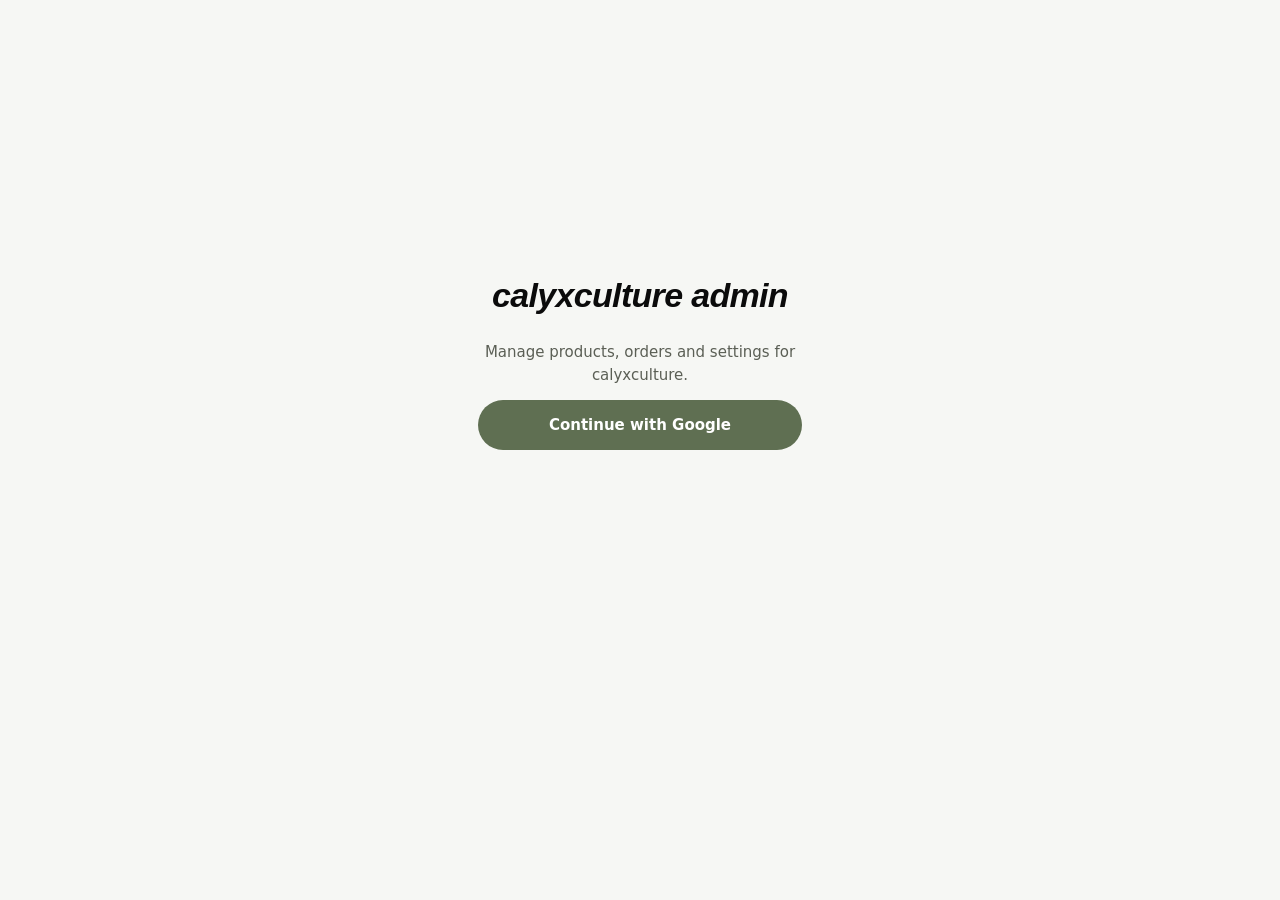
<file: calyx-culture-github-ready (1)/calyx-culture/site/admin/index.html>
<!doctype html>
<html lang="en-IN"><head><meta charset="utf-8"><meta name="viewport" content="width=device-width,initial-scale=1,viewport-fit=cover"><meta name="robots" content="noindex,nofollow"><meta name="theme-color" content="#ffffff"><title>calyxculture Admin</title>
<style>
:root{--ol:#5F6F52;--ol2:#4B5940;--ink:#0B0B0B;--mut:#5b5f55;--line:#0b0b0b1f;--bg:#f6f7f4;--er:#b3261e;color-scheme:light}
*{box-sizing:border-box;margin:0}body{font:15px/1.5 Inter,system-ui,-apple-system,sans-serif;background:var(--bg);color:var(--ink);padding-bottom:calc(76px + env(safe-area-inset-bottom,0px))}
button,input,select,textarea{font:inherit;color:inherit}button{background:none;border:0;cursor:pointer}
:focus-visible{outline:3px solid var(--ol);outline-offset:2px}
.top{position:sticky;top:0;z-index:5;display:flex;justify-content:space-between;align-items:center;gap:8px;padding:calc(10px + env(safe-area-inset-top,0px)) 16px 10px;background:#fff;border-bottom:1px solid var(--line)}
.top b{font:900 italic 18px "Arial Black",Impact,sans-serif;letter-spacing:-.02em}.top small{color:var(--mut);font-size:12px;overflow:hidden;text-overflow:ellipsis;white-space:nowrap;max-width:50%}
main{max-width:760px;margin:auto;padding:14px 14px 0}
.tabs{position:fixed;left:0;right:0;bottom:0;display:grid;grid-template-columns:repeat(4,1fr);background:#fff;border-top:1px solid var(--line);padding-bottom:env(safe-area-inset-bottom,0px);z-index:5}
.tabs button{min-height:60px;font-weight:600;color:var(--mut)}.tabs button[aria-current=true]{color:var(--ol2);box-shadow:inset 0 3px 0 var(--ol)}
.chips{display:flex;gap:8px;overflow-x:auto;padding-bottom:10px;scrollbar-width:none}
.chip{min-height:44px;padding:0 16px;border:1px solid var(--line);border-radius:999px;white-space:nowrap;font-weight:600;background:#fff}.chip[aria-pressed=true]{background:var(--ol);color:#fff;border-color:var(--ol)}
.card{display:flex;justify-content:space-between;align-items:center;gap:10px;width:100%;text-align:left;min-height:64px;padding:12px 14px;margin-bottom:8px;background:#fff;border:1px solid var(--line);border-radius:18px}
.card small{color:var(--mut)}.pill{display:inline-block;font:700 11px/1 Inter;padding:5px 9px;border-radius:999px;background:#e6eadf;color:var(--ol2)}
.s-cancelled,.s-returned{background:#f6dedb;color:var(--er)}.s-delivered{background:var(--ol);color:#fff}.s-draft,.s-archived{background:#e5e5e2;color:#555}
.btn{min-height:50px;padding:0 22px;border-radius:999px;background:var(--ol);color:#fff;font-weight:700;display:inline-flex;align-items:center;justify-content:center;text-decoration:none;gap:8px}.btn:active{transform:scale(.97)}.btn.o{background:#fff;color:var(--ink);border:1.5px solid var(--ink)}.btn.d{background:var(--er)}.btn.w{width:100%}.btn:disabled{opacity:.5}
.row{display:flex;gap:10px;flex-wrap:wrap}.row>*{flex:1}
.f{margin-bottom:12px}.f label{display:block;font-weight:600;font-size:13px;margin-bottom:4px}.in{width:100%;min-height:48px;padding:0 14px;border:1.5px solid var(--line);border-radius:14px;background:#fff}textarea.in{padding:12px 14px;min-height:84px}
h2{font:900 italic 24px "Arial Black",Impact,sans-serif;margin:6px 0 12px;letter-spacing:-.02em}.mut{color:var(--mut)}.empty{text-align:center;padding:40px 10px;color:var(--mut)}
dialog{border:0;padding:0;width:100%;max-width:560px;margin:auto auto 0;max-height:92vh;overflow:auto;border-radius:26px 26px 0 0;background:#fff}dialog::backdrop{background:#000a}
@media(min-width:700px){dialog{margin:auto;border-radius:26px}}
.sh{padding:20px}.sh .hd{display:flex;justify-content:space-between;align-items:center;margin-bottom:10px}.x{width:44px;height:44px;font-size:24px}
.li{display:flex;justify-content:space-between;gap:10px;padding:6px 0;border-bottom:1px solid var(--line);font-size:14px}
.login{min-height:80svh;display:grid;place-content:center;text-align:center;gap:14px;padding:24px}.login p{max-width:34ch;margin:auto}
#toast{position:fixed;left:50%;bottom:calc(84px + env(safe-area-inset-bottom,0px));transform:translate(-50%,16px);background:#0B0B0B;color:#fff;padding:12px 18px;border-radius:999px;font-weight:600;opacity:0;pointer-events:none;transition:.25s;z-index:20;max-width:90vw;text-align:center}#toast.on{opacity:1;transform:translate(-50%,0)}
@media(prefers-reduced-motion:reduce){*{transition:none!important}}
.kp{display:grid;grid-template-columns:repeat(3,1fr);gap:8px;margin-bottom:12px}.kp div{background:#fff;border:1px solid var(--line);border-radius:18px;padding:12px}.kp b{display:block;font-size:17px}.kp small{color:var(--mut);font-size:12px}
.pv{width:96px;height:96px;border-radius:16px;object-fit:cover;background:#e8ebe4;display:block;margin-bottom:8px}.sec{font:800 15px Inter;margin:20px 0 8px}.tg{min-height:44px;padding:0 14px;border-radius:999px;border:1.5px solid var(--line);font-weight:600}
details.gd{background:#fff;border:1px solid var(--line);border-radius:18px;padding:12px 14px;margin-bottom:12px}details.gd summary{font-weight:700;cursor:pointer;min-height:32px}.gd li{list-style:none;display:flex;gap:10px;align-items:center;justify-content:space-between;padding:8px 0;border-top:1px solid var(--line);font-size:14px}.gd ul{padding:0;margin:8px 0 0}.ok{color:var(--ol);font-weight:700}.hp{font-size:13px;color:var(--mut);margin:-4px 0 10px}
#ps{display:none}@media print{body>*:not(#ps){display:none!important}#ps{display:block;padding:20px;font:14px/1.5 sans-serif;color:#000}}
</style></head><body>
<div id="app"></div><dialog id="dlg" aria-label="Details"></dialog><div id="ps"></div><div id="toast" role="status" aria-live="polite"></div>
<script src="admin.js" defer></script></body></html>
</file>
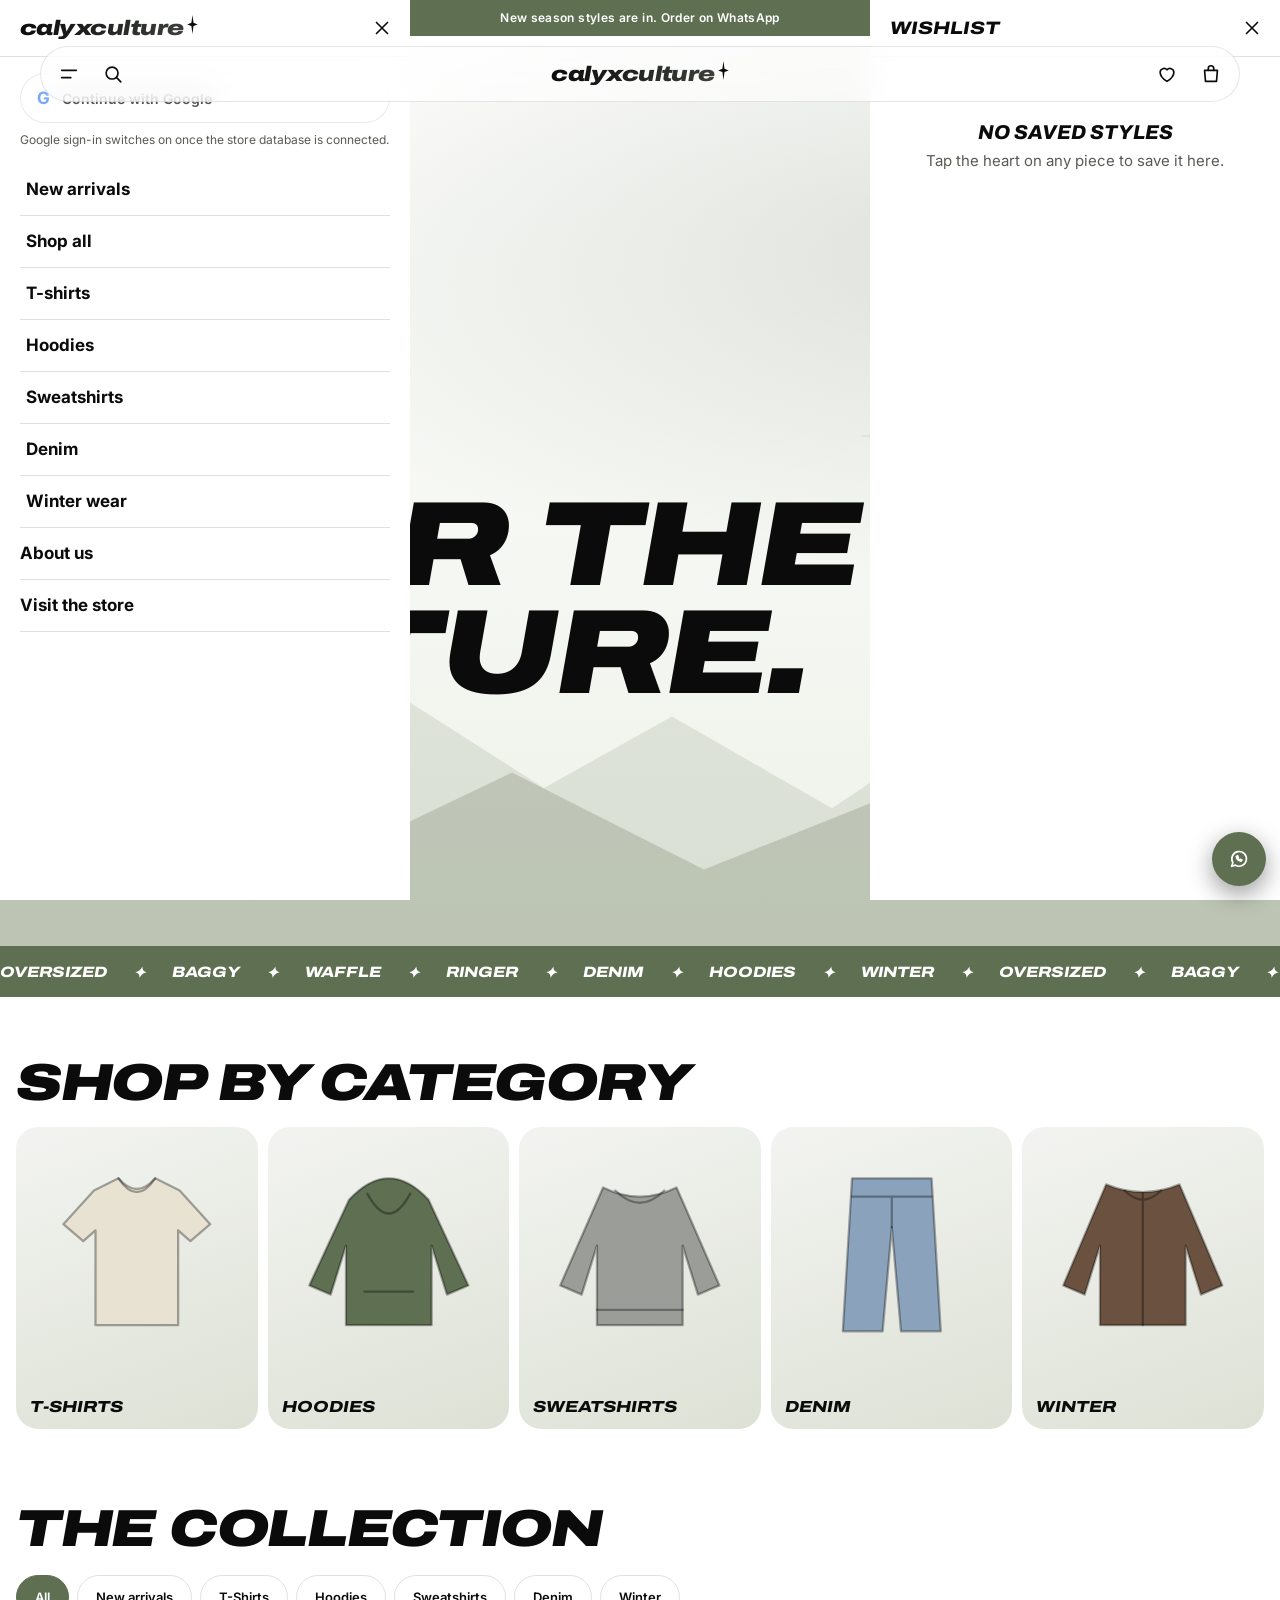
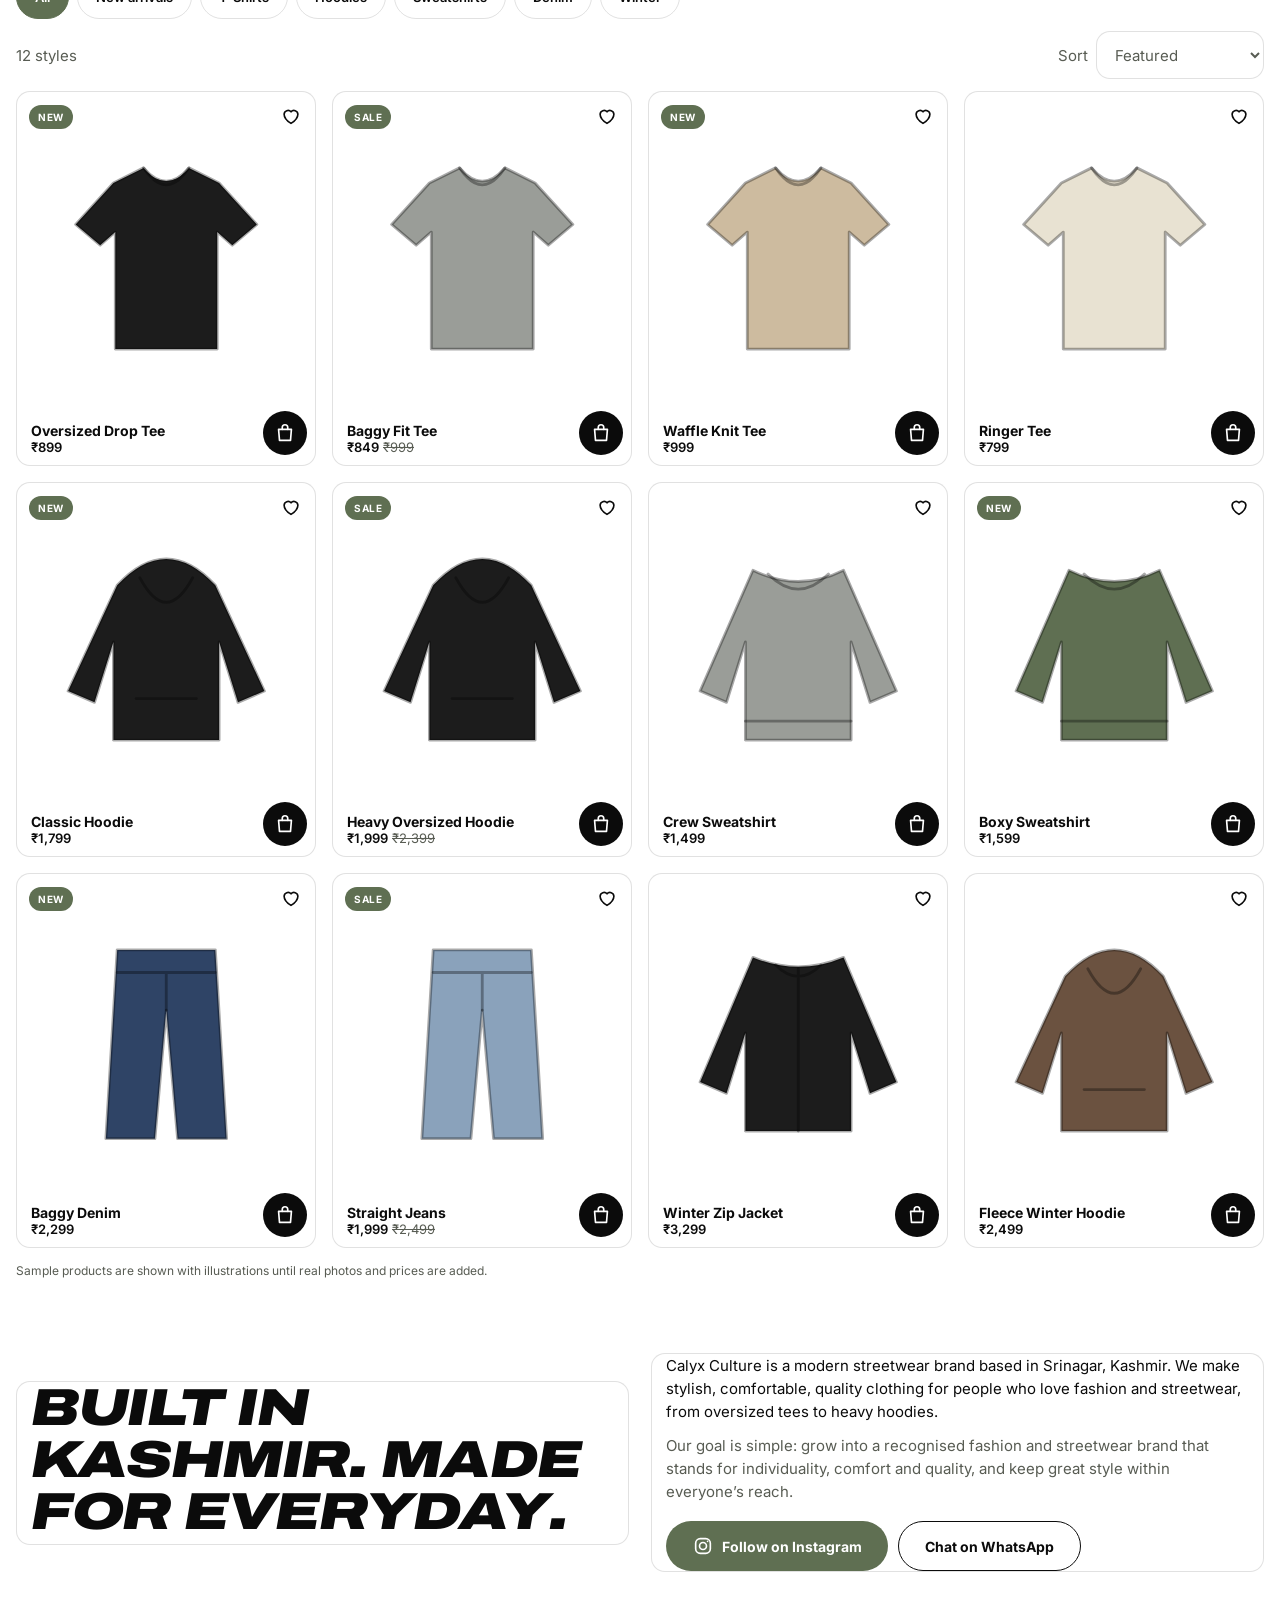
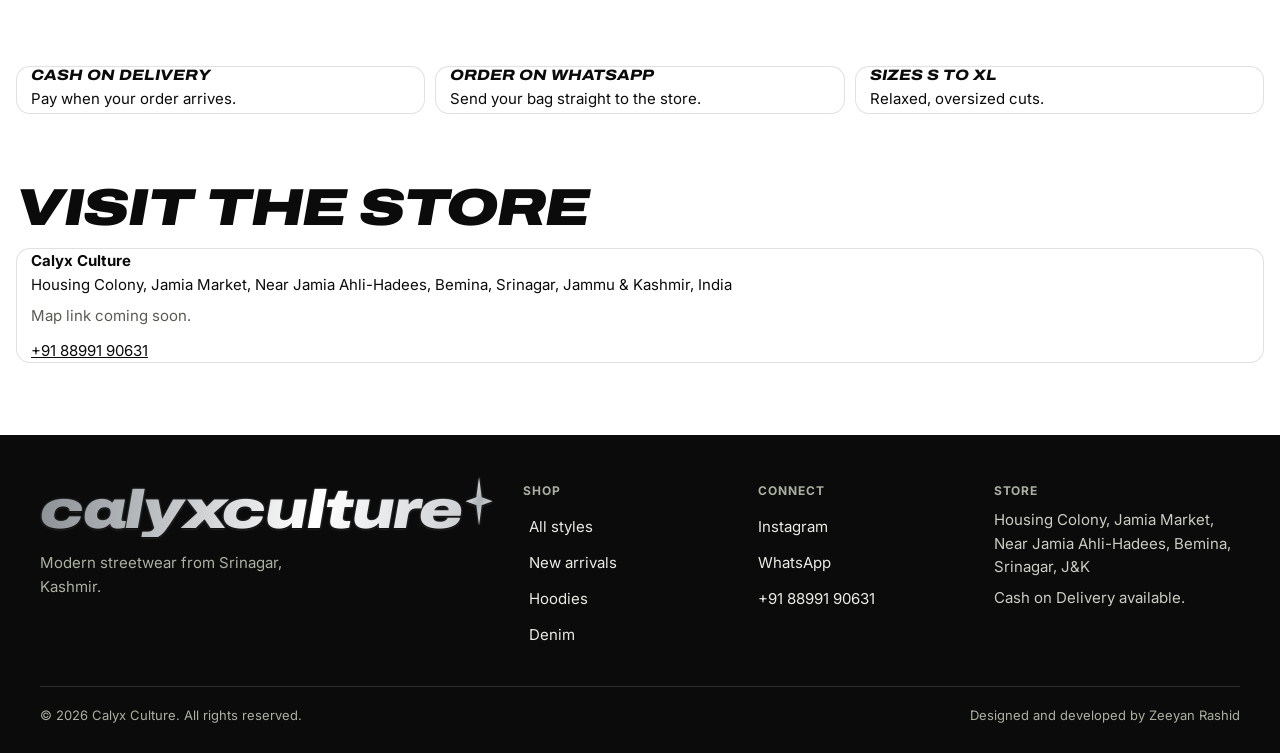
<file: calyx-culture-github-ready (1)/calyx-culture/archive/v1-first-preview.html>
<!doctype html>
<html lang="en-IN">
<head>
<meta charset="utf-8">
<meta name="viewport" content="width=device-width,initial-scale=1,viewport-fit=cover">
<title>Calyx Culture | Streetwear from Srinagar, Kashmir</title>
<meta name="description" content="Calyx Culture is a modern streetwear brand from Srinagar, Kashmir. Shop oversized and baggy T-shirts, denim, hoodies, sweatshirts and winter wear. Order on WhatsApp.">
<meta name="theme-color" content="#ffffff">
<meta property="og:type" content="website"><meta property="og:site_name" content="Calyx Culture">
<meta property="og:title" content="Calyx Culture | Streetwear from Srinagar, Kashmir">
<meta property="og:description" content="Oversized tees, baggy fits, denim, hoodies and winter wear. Order on WhatsApp.">
<meta name="twitter:card" content="summary">
<link rel="preconnect" href="https://fonts.googleapis.com"><link rel="preconnect" href="https://fonts.gstatic.com" crossorigin>
<link rel="stylesheet" href="https://fonts.googleapis.com/css2?family=Archivo:ital,wdth,wght@0,62..125,100..900;1,62..125,100..900&family=Inter:wght@400;500;600;700&display=swap">
<script type="application/ld+json">{"@context":"https://schema.org","@type":"ClothingStore","name":"Calyx Culture","telephone":"+918899190631","sameAs":["https://www.instagram.com/thecalyxwear/"],"address":{"@type":"PostalAddress","streetAddress":"Housing Colony, Jamia Market, Near Jamia Ahli-Hadees, Bemina","addressLocality":"Srinagar","addressRegion":"Jammu & Kashmir","addressCountry":"IN"},"description":"Modern streetwear clothing brand based in Srinagar, Kashmir."}</script>
<style>
:root{--ol:#5F6F52;--ol2:#4B5940;--acc:#4B5940;color-scheme:light;--bg:#fff;--ink:#0B0B0B;--mut:#585c53;--card:linear-gradient(160deg,#f3f4f1,#dcdfd7);--line:#0b0b0b1f;--surf:#fff;--er:#b3261e;--hd:Archivo,"Arial Black",Impact,sans-serif;box-sizing:border-box;padding-top:env(safe-area-inset-top,0px);padding-bottom:env(safe-area-inset-bottom,0px)}
*{box-sizing:border-box;margin:0}
html{background:#fff;scroll-padding-top:env(safe-area-inset-top,0px)}
@media(prefers-reduced-motion:no-preference){html{scroll-behavior:smooth}}
body{font:400 15px/1.55 Inter,system-ui,sans-serif;background:var(--bg);color:var(--ink);-webkit-font-smoothing:antialiased}
body:has(dialog[open]){overflow:hidden}
button{font:inherit;color:inherit;background:none;border:0;cursor:pointer}
a{color:inherit}
:focus-visible{outline:3px solid var(--acc);outline-offset:2px}
.dk :focus-visible{outline-color:#fff}
.i{width:22px;height:22px;fill:none;stroke:currentColor;stroke-width:1.8;stroke-linecap:round;stroke-linejoin:round;flex:none}
.skip{position:absolute;left:-999px;top:8px;z-index:99;background:#fff;color:#000;padding:10px 14px;border-radius:10px}.skip:focus{left:8px}
.bar{background:var(--ol);color:#fff;text-align:center;font:600 12px/36px Inter,sans-serif;letter-spacing:.03em}.bar a{display:block;text-decoration:none}
.nav{position:sticky;top:env(safe-area-inset-top,0px);z-index:40;height:0;transition:transform .35s cubic-bezier(.2,.7,.2,1)}
.nav.hide{transform:translateY(-150%)}
.pill{margin:10px auto 0;width:calc(100% - 24px);max-width:1200px;height:56px;display:grid;grid-template-columns:1fr auto 1fr;align-items:center;padding:0 6px;border-radius:999px;background:rgba(255,255,255,.62);-webkit-backdrop-filter:blur(14px) saturate(1.4);backdrop-filter:blur(14px) saturate(1.4);border:1px solid #0b0b0b1a;color:var(--ink);transition:background .3s,box-shadow .3s}
.nav.solid .pill{background:rgba(255,255,255,.94);box-shadow:0 6px 24px #0b0b0b1a}
.pill .l,.pill .r{display:flex;align-items:center}.pill .r{justify-content:flex-end}
.ib{width:44px;height:44px;display:grid;place-items:center;border-radius:50%;position:relative}
.cnt{position:absolute;top:3px;right:1px;min-width:18px;height:18px;border-radius:9px;background:var(--ol);border:1.5px solid #fff;color:#fff;font:700 10px/15px Inter;text-align:center;padding:0 3px}.cnt:empty{display:none}
.bump{animation:bump .4s}@keyframes bump{40%{transform:scale(1.35)}}
.wm{display:inline-flex;align-items:flex-start;gap:3px;text-decoration:none;font:900 italic 21px/1 var(--hd);font-stretch:125%;letter-spacing:-.025em;text-transform:lowercase;background:linear-gradient(100deg,#8b9095 0%,#fff 28%,#b5b9be 50%,#fff 72%,#858a8f 100%) 0 0/220% 100%;-webkit-background-clip:text;background-clip:text;color:transparent;filter:drop-shadow(0 1px 0 #000a) drop-shadow(0 0 1px #fff4);transition:background-position .9s}
.wm.ink{background:linear-gradient(100deg,#0B0B0B,#454943 50%,#0B0B0B) 0 0/220% 100%;-webkit-background-clip:text;background-clip:text;filter:none}.wm.ink svg path{fill:#0B0B0B}.wm:hover{background-position:100% 0}.wm svg{width:.52em;height:.9em;margin-top:-.12em}
.wm.lg{font-size:clamp(30px,9vw,54px)}
.hero{position:relative;min-height:100svh;display:flex;flex-direction:column;justify-content:flex-end;padding:120px 20px 56px;color:var(--ink);overflow:hidden;background:radial-gradient(110% 60% at 80% 22%,#5F6F5230,transparent 62%),linear-gradient(180deg,#fff,#eef1e9)}.mt{position:absolute;left:0;right:0;bottom:0;width:100%;height:34%;min-height:150px}
.hero .st{position:absolute;right:-14%;top:10%;width:min(100vw,600px);animation:fl 10s ease-in-out infinite alternate}
@keyframes fl{to{transform:translateY(18px) rotate(6deg)}}
.hero>div{position:relative;max-width:1200px;width:100%;margin:0 auto}
.hero p.e{font:700 13px Inter;color:var(--acc);margin-bottom:10px}
.hero h1,.h2{font:900 italic clamp(44px,12.5vw,120px)/.9 var(--hd);font-stretch:125%;letter-spacing:-.025em;text-transform:uppercase}
.hero p.s{max-width:34ch;margin:16px 0 24px;color:var(--mut)}
.row{display:flex;gap:10px;flex-wrap:wrap}
.gl{min-height:50px;padding:0 24px;border-radius:999px;display:inline-flex;align-items:center;font:600 14px Inter;color:var(--ink);text-decoration:none;background:#ffffffb8;-webkit-backdrop-filter:blur(12px);backdrop-filter:blur(12px);border:1px solid #0b0b0b26;transition:transform .15s,background .2s}
.gl:hover{background:#fff}.gl.p{background:var(--ol);color:#fff;border-color:var(--ol)}.gl.p:hover{background:var(--ol2)}.gl:active,.btn:active{transform:scale(.97)}
.mq{background:var(--ol);color:#fff;overflow:hidden;white-space:nowrap;padding:14px 0}
.mq div{display:inline-flex;gap:26px;padding-right:26px;font:800 italic 15px var(--hd);font-stretch:120%;text-transform:uppercase;animation:mq 32s linear infinite}
@keyframes mq{to{transform:translateX(-100%)}}
.sec{padding:60px 16px 8px;max-width:1280px;margin:auto}
.h2{font-size:clamp(28px,6.5vw,52px);line-height:1;margin-bottom:6px}
.mut{color:var(--mut)}
.tiles{display:flex;gap:10px;overflow-x:auto;scroll-snap-type:x mandatory;margin:18px -16px 0;padding:0 16px 6px;scrollbar-width:none}
.tile{flex:0 0 44%;scroll-snap-align:start;aspect-ratio:4/5;border-radius:22px;background:linear-gradient(160deg,#f3f4f1,#dde1d5);color:var(--ink);position:relative;overflow:hidden;text-align:left;padding:14px;display:flex;align-items:flex-end;font:800 italic 16px var(--hd);font-stretch:120%;text-transform:uppercase;transition:transform .2s}
.tile svg{position:absolute;left:12%;top:12%;width:76%}.tile:active{transform:scale(.97)}
@media(min-width:800px){.tile{flex:1 1 0}.tiles{margin-inline:0;padding-inline:0}}
.chips{display:flex;gap:8px;overflow-x:auto;margin:18px -16px 0;padding:2px 16px 12px;scrollbar-width:none;align-items:center}
.chip{min-height:44px;padding:0 18px;border-radius:999px;border:1px solid var(--line);font:600 13px Inter;white-space:nowrap}
.chip[aria-pressed=true]{background:var(--ol);color:#fff;border-color:var(--ol)}
.tb{display:flex;justify-content:space-between;align-items:center;gap:10px;margin-bottom:12px}
select.in{width:auto;padding-right:8px}
.grid{display:grid;grid-template-columns:repeat(2,1fr);gap:10px}
@media(min-width:900px){.grid{grid-template-columns:repeat(4,1fr);gap:16px}}
.card{position:relative;border-radius:22px;background:var(--card);aspect-ratio:4/5;overflow:hidden}
.open{position:absolute;inset:0;width:100%;display:grid;place-items:center;padding:13% 12% 24%}
.open svg{width:100%;max-height:100%;transition:transform .5s cubic-bezier(.2,.7,.2,1)}.card:hover .open svg{transform:scale(1.07) rotate(-1.5deg)}
.bd{position:absolute;top:12px;left:12px}
.bd b{font:700 10px/1 Inter;letter-spacing:.05em;text-transform:uppercase;padding:6px 9px;border-radius:999px;background:var(--ol);color:#fff}
.hrt{position:absolute;top:2px;right:2px;width:44px;height:44px;display:grid;place-items:center}
.hrt[aria-pressed=true] .i{fill:var(--ol);stroke:var(--ol)}
.meta{position:absolute;inset:auto 0 0;padding:10px 8px 10px 14px;display:flex;justify-content:space-between;align-items:flex-end;gap:6px;pointer-events:none}
.meta h3{font:700 14px/1.25 Inter}.meta p{font:600 13px Inter}.meta s{color:var(--mut);font-weight:400;margin-left:4px}
.add{pointer-events:auto;width:44px;height:44px;border-radius:50%;background:var(--ink);color:var(--bg);display:grid;place-items:center;transition:transform .15s}.add:active{transform:scale(.9)}
.note{font-size:12px;color:var(--mut);margin-top:14px}
.rv{opacity:0;transform:translateY(14px);transition:opacity .5s,transform .5s cubic-bezier(.2,.7,.2,1)}.rv.in{opacity:1;transform:none}
@media(prefers-reduced-motion:reduce){.rv{opacity:1;transform:none;transition:none}*{animation:none!important;transition:none!important}}
.story{display:grid;gap:22px;padding:64px 16px 8px;max-width:1280px;margin:auto}
@media(min-width:800px){.story{grid-template-columns:1fr 1fr;align-items:center}}
.perks{display:grid;gap:10px;margin-top:26px}@media(min-width:700px){.perks{grid-template-columns:repeat(3,1fr)}}
.perk{border:1px solid var(--line);border-radius:20px;padding:18px}.perk b{display:block;font:800 italic 15px var(--hd);font-stretch:115%;text-transform:uppercase;margin-bottom:4px}
.map{border-radius:22px;border:1.5px dashed var(--line);padding:26px;background:var(--surf)}
.btn{min-height:50px;padding:0 26px;border-radius:999px;background:var(--ol);color:#fff;font:700 14px Inter;display:inline-flex;align-items:center;justify-content:center;gap:8px;text-decoration:none;transition:transform .15s,background .2s}
.btn:hover{background:var(--ol2)}.btn:disabled{opacity:.5;cursor:not-allowed}.btn.o{background:none;border:1.5px solid var(--ink);color:var(--ink)}.btn.w{width:100%}
footer{background:#0B0B0B;color:#e9ebe5;margin-top:64px;padding:48px 20px 28px}
footer .g{max-width:1200px;margin:auto;display:grid;gap:30px}@media(min-width:800px){footer .g{grid-template-columns:1.4fr 1fr 1fr 1.2fr}}
footer h4{font:700 12px Inter;letter-spacing:.08em;text-transform:uppercase;color:#aab0a2;margin-bottom:10px}
footer a,footer button{display:flex;align-items:center;min-height:36px;text-decoration:none;color:#e9ebe5;text-align:left}footer a:hover,footer button:hover{color:#fff;text-decoration:underline}
footer .cr{max-width:1200px;margin:34px auto 0;padding-top:18px;border-top:1px solid #ffffff22;font-size:13px;color:#aab0a2;display:flex;justify-content:space-between;flex-wrap:wrap;gap:6px}
.wa{position:fixed;right:14px;bottom:calc(14px + env(safe-area-inset-bottom,0px));z-index:30;width:54px;height:54px;border-radius:50%;background:var(--ol);color:#fff;display:grid;place-items:center;box-shadow:0 8px 24px #0006;transition:transform .15s}.wa:active{transform:scale(.92)}
dialog{border:0;padding:0;color:var(--ink);background:var(--bg)}
dialog::backdrop{background:#000a;-webkit-backdrop-filter:blur(3px);backdrop-filter:blur(3px)}
.dr{position:fixed;inset:0 auto 0 0;margin:0;width:min(92vw,410px);height:100%;max-height:100%;display:flex;flex-direction:column;animation:inl .3s cubic-bezier(.2,.7,.2,1)}
.dr[open]{display:flex}.dr.rt{inset:0 0 0 auto;animation-name:inr}
@keyframes inl{from{transform:translateX(-100%)}}@keyframes inr{from{transform:translateX(100%)}}@keyframes pop{from{opacity:0;transform:translateY(24px)}}
.dh{display:flex;justify-content:space-between;align-items:center;padding:6px 6px 6px 20px;border-bottom:1px solid var(--line);font:800 italic 18px var(--hd);font-stretch:120%;text-transform:uppercase}
.db{flex:1;overflow:auto;padding:16px 20px}.df{padding:16px 20px;border-top:1px solid var(--line)}
.md{width:min(94vw,880px);max-height:92vh;margin:auto;border-radius:26px;overflow:auto;animation:pop .3s cubic-bezier(.2,.7,.2,1)}
@media(max-width:700px){.md{margin:auto auto 0;width:100%;max-width:100%;border-radius:26px 26px 0 0}}
.sr{width:min(94vw,640px);max-height:80vh;margin:12px auto auto;border-radius:24px;overflow:auto;animation:pop .25s}
.sh{display:flex;gap:6px;align-items:center;padding:10px 6px 10px 12px;border-bottom:1px solid var(--line)}
.in{width:100%;min-height:48px;border-radius:14px;border:1.5px solid var(--line);background:var(--surf);padding:0 14px;font:inherit;color:inherit}
.fld{margin-bottom:12px}.fld label{display:block;font:600 13px Inter;margin-bottom:5px}.fld textarea.in{padding:12px 14px;min-height:84px}.er{display:block;color:var(--er);font-size:12px;min-height:16px;margin-top:3px}
.nl{display:flex;align-items:center;gap:12px;width:100%;min-height:52px;font:700 17px Inter;border-bottom:1px solid var(--line)}
.gs{display:flex;align-items:center;gap:12px;width:100%;min-height:50px;padding:0 16px;border-radius:999px;border:1.5px solid var(--line);background:var(--surf);font:600 14px Inter}
.gs:disabled{opacity:.7;cursor:not-allowed}.gs i{font:700 17px Inter;font-style:normal;color:#4285F4}
.qg{display:grid;gap:18px;padding:18px}@media(min-width:700px){.qg{grid-template-columns:1fr 1fr;padding:22px}}
.qg .card{aspect-ratio:4/5}.qg .card svg{width:78%;margin:auto}
.sw,.sz{border:2px solid var(--line)}
.sw{width:44px;height:44px;border-radius:50%}.sz{min-width:56px;min-height:48px;border-radius:14px;font-weight:600}
.sw[aria-pressed=true],.sz[aria-pressed=true]{outline:3px solid var(--ol);outline-offset:2px}.sz[aria-pressed=true]{background:var(--ol);color:#fff;border-color:var(--ol)}
.ci{display:grid;grid-template-columns:72px 1fr auto;gap:12px;padding:12px 0;border-bottom:1px solid var(--line);align-items:center}
.ci .th{aspect-ratio:1;border-radius:14px;background:var(--card);display:grid;place-items:center;padding:8px}.ci h4{font:700 14px Inter}
.qt{display:inline-flex;align-items:center;border:1px solid var(--line);border-radius:999px;margin-top:6px}.qt button{width:44px;height:36px;font-size:18px}.qt span{min-width:20px;text-align:center;font-weight:600}
.pg{height:8px;border-radius:4px;background:var(--line);overflow:hidden;margin:6px 0 12px}.pg i{display:block;height:100%;background:var(--ol);transition:width .4s}
.tl{display:flex;justify-content:space-between;margin:5px 0;font-size:14px}.tl.t{font:700 17px Inter;margin-top:10px}
.pay label{display:flex;align-items:center;gap:10px;min-height:48px;border:1.5px solid var(--line);border-radius:14px;padding:0 14px;margin-bottom:8px}.pay{border:0;padding:0}
.sk{animation:bump .4s}
#toast{position:fixed;left:50%;bottom:calc(86px + env(safe-area-inset-bottom,0px));transform:translate(-50%,20px);z-index:99;background:#0B0B0B;color:#fff;border:1px solid #ffffff30;padding:12px 18px;border-radius:999px;font:600 14px Inter;opacity:0;pointer-events:none;transition:.3s;max-width:90vw;text-align:center}
#toast.show{opacity:1;transform:translate(-50%,0)}
</style>
</head>
<body>
<svg width="0" height="0" style="position:absolute" aria-hidden="true"><defs><linearGradient id="sg" x1="0" y1="0" x2="1" y2="1"><stop offset="0" stop-color="#fff"/><stop offset=".5" stop-color="#aeb3b8"/><stop offset="1" stop-color="#eef0f1"/></linearGradient></defs>
<symbol id="i-menu" viewBox="0 0 24 24"><path d="M4 8h16M4 16h10"/></symbol><symbol id="i-search" viewBox="0 0 24 24"><circle cx="11" cy="11" r="6.5"/><path d="m16 16 4.5 4.5"/></symbol>
<symbol id="i-heart" viewBox="0 0 24 24"><path d="M12 20s-7.500-4.600-7.500-10A4.300 4.300 0 0 1 12 7.400 4.300 4.300 0 0 1 19.500 10c0 5.400-7.500 10-7.500 10z"/></symbol>
<symbol id="i-bag" viewBox="0 0 24 24"><path d="M5 8h14l-1 12H6z"/><path d="M9 8V6a3 3 0 0 1 6 0v2"/></symbol><symbol id="i-x" viewBox="0 0 24 24"><path d="M6 6l12 12M18 6 6 18"/></symbol>
<symbol id="i-wa" viewBox="0 0 24 24"><path d="M4 20l1.300-4A8 8 0 1 1 8 18.700z"/><path d="M9 9.500c.5 2.500 2.500 4.500 5 5l1.200-1.300-1.800-.9-.8.700c-.9-.4-1.600-1.100-2-2l.7-.8-.9-1.800z"/></symbol>
<symbol id="i-ig" viewBox="0 0 24 24"><rect x="4" y="4" width="16" height="16" rx="5"/><circle cx="12" cy="12" r="3.800"/><path d="M17 7h.01"/></symbol></svg>
<a class="skip" href="#shop">Skip to shop</a>
<div class="bar"><a href="https://wa.me/918899190631?text=Hi%20Calyx%20Culture" rel="noopener">New season styles are in. Order on WhatsApp</a></div>
<header class="nav" id="nav"><div class="pill">
<div class="l"><button class="ib" data-open="menu" aria-label="Open menu"><svg class="i"><use href="#i-menu"/></svg></button><button class="ib" data-open="srch" aria-label="Search"><svg class="i"><use href="#i-search"/></svg></button></div>
<a class="wm ink" href="#top" aria-label="Calyx Culture home">calyxculture<svg viewBox="0 0 20 36" aria-hidden="true"><path fill="url(#sg)" d="M10 0 12 15 20 18 12 21 10 36 8 21 0 18 8 15z"/></svg></a>
<div class="r"><button class="ib" data-open="wl" aria-label="Wishlist"><svg class="i"><use href="#i-heart"/></svg><span class="cnt" id="wc"></span></button><button class="ib" data-open="cart" aria-label="Shopping bag"><svg class="i"><use href="#i-bag"/></svg><span class="cnt" id="cc"></span></button></div>
</div></header>
<main id="top">
<section class="hero" aria-label="Featured">
<svg class="st" viewBox="0 0 100 100" aria-hidden="true"><path fill="#5F6F52" opacity=".1" d="M50 0 56 44 100 50 56 56 50 100 44 56 0 50 44 44z"/></svg>
<svg class="mt" viewBox="0 0 400 120" preserveAspectRatio="none" aria-hidden="true"><path fill="#5F6F52" opacity=".14" d="M0 120V70L40 40 70 62 120 18 170 58 210 30 260 66 310 24 360 56 400 38V120Z"/><path fill="#5F6F52" opacity=".24" d="M0 120V92L50 66 100 88 160 52 220 90 280 60 340 92 400 70V120Z"/></svg><div><p class="e">Srinagar, Kashmir</p><h1>Wear the culture.</h1><p class="s">Streetwear from the valley: oversized fits, baggy denim, heavy hoodies and winter layers, cut for comfort and made to be seen.</p>
<div class="row"><button class="gl p" data-cat="New">Shop New Arrivals</button><button class="gl" data-cat="Hoodies">Shop Hoodies</button></div></div>
</section>
<div class="mq" aria-hidden="true"><div><span>Oversized</span><span>✦</span><span>Baggy</span><span>✦</span><span>Waffle</span><span>✦</span><span>Ringer</span><span>✦</span><span>Denim</span><span>✦</span><span>Hoodies</span><span>✦</span><span>Winter</span><span>✦</span></div><div><span>Oversized</span><span>✦</span><span>Baggy</span><span>✦</span><span>Waffle</span><span>✦</span><span>Ringer</span><span>✦</span><span>Denim</span><span>✦</span><span>Hoodies</span><span>✦</span><span>Winter</span><span>✦</span></div></div>
<section class="sec" aria-labelledby="h-cat"><h2 class="h2" id="h-cat">Shop by category</h2><div class="tiles" id="tiles"></div></section>
<section class="sec" id="shop" aria-labelledby="h-shop"><h2 class="h2" id="h-shop">The collection</h2><p class="mut" id="cn"></p>
<div class="chips" id="chips" role="group" aria-label="Filter by category"></div>
<div class="tb"><span class="mut" id="cn2"></span><label class="mut" style="display:flex;gap:8px;align-items:center">Sort <select class="in" id="sort"><option value="f">Featured</option><option value="l">Price: low to high</option><option value="h">Price: high to low</option></select></label></div>
<div class="grid" id="grid"></div><p class="note">Sample products are shown with illustrations until real photos and prices are added.</p></section>
<section class="story" id="about"><div class="rv"><h2 class="h2">Built in Kashmir. Made for everyday.</h2></div>
<div class="rv"><p>Calyx Culture is a modern streetwear brand based in Srinagar, Kashmir. We make stylish, comfortable, quality clothing for people who love fashion and streetwear, from oversized tees to heavy hoodies.</p><p class="mut" style="margin-top:10px">Our goal is simple: grow into a recognised fashion and streetwear brand that stands for individuality, comfort and quality, and keep great style within everyone’s reach.</p>
<div class="row" style="margin-top:18px"><a class="btn" href="https://www.instagram.com/thecalyxwear/" target="_blank" rel="noopener"><svg class="i"><use href="#i-ig"/></svg>Follow on Instagram</a><a class="btn o" href="https://wa.me/918899190631?text=Hi%20Calyx%20Culture" target="_blank" rel="noopener">Chat on WhatsApp</a></div></div></section>
<section class="sec"><div class="perks"><div class="perk rv"><b>Cash on Delivery</b>Pay when your order arrives.</div><div class="perk rv"><b>Order on WhatsApp</b>Send your bag straight to the store.</div><div class="perk rv"><b>Sizes S to XL</b>Relaxed, oversized cuts.</div></div></section>
<section class="sec" id="visit"><h2 class="h2">Visit the store</h2><div class="map rv" style="margin-top:14px"><p><b>Calyx Culture</b><br>Housing Colony, Jamia Market, Near Jamia Ahli-Hadees, Bemina, Srinagar, Jammu &amp; Kashmir, India</p><p class="mut" style="margin-top:8px">Map link coming soon.</p><p style="margin-top:12px"><a href="tel:+918899190631">+91 88991 90631</a></p></div></section>
</main>
<footer class="dk"><div class="g"><div><a class="wm lg" href="#top" aria-label="Calyx Culture">calyxculture<svg viewBox="0 0 20 36" aria-hidden="true"><path fill="url(#sg)" d="M10 0 12 15 20 18 12 21 10 36 8 21 0 18 8 15z"/></svg></a><p style="margin-top:14px;color:#aab0a2;max-width:34ch">Modern streetwear from Srinagar, Kashmir.</p></div>
<div><h4>Shop</h4><button data-cat="All">All styles</button><button data-cat="New">New arrivals</button><button data-cat="Hoodies">Hoodies</button><button data-cat="Denim">Denim</button></div>
<div><h4>Connect</h4><a href="https://www.instagram.com/thecalyxwear/" target="_blank" rel="noopener">Instagram</a><a href="https://wa.me/918899190631" target="_blank" rel="noopener">WhatsApp</a><a href="tel:+918899190631">+91 88991 90631</a></div>
<div><h4>Store</h4><p style="color:#c9cdc3">Housing Colony, Jamia Market, Near Jamia Ahli-Hadees, Bemina, Srinagar, J&amp;K</p><p style="margin-top:8px;color:#c9cdc3">Cash on Delivery available.</p></div></div>
<div class="cr"><span>© 2026 Calyx Culture. All rights reserved.</span><span>Designed and developed by Zeeyan Rashid</span></div></footer>
<a class="wa dk" href="https://wa.me/918899190631?text=Hi%20Calyx%20Culture" target="_blank" rel="noopener" aria-label="Chat on WhatsApp"><svg class="i"><use href="#i-wa"/></svg></a>

<dialog id="menu" class="dr" aria-label="Menu"><div class="dh"><a class="wm ink" href="#top" data-x>calyxculture<svg viewBox="0 0 20 36" aria-hidden="true"><path fill="url(#sg)" d="M10 0 12 15 20 18 12 21 10 36 8 21 0 18 8 15z"/></svg></a><button class="ib" data-x aria-label="Close menu"><svg class="i"><use href="#i-x"/></svg></button></div>
<div class="db"><button class="gs" disabled style="color:#0B0B0B"><i>G</i>Continue with Google</button><p style="font-size:12px;color:var(--mut);margin:8px 0 14px">Google sign-in switches on once the store database is connected.</p>
<button class="nl" data-cat="New">New arrivals</button><button class="nl" data-cat="All">Shop all</button><button class="nl" data-cat="T-Shirts">T-shirts</button><button class="nl" data-cat="Hoodies">Hoodies</button><button class="nl" data-cat="Sweatshirts">Sweatshirts</button><button class="nl" data-cat="Denim">Denim</button><button class="nl" data-cat="Winter">Winter wear</button>
<a class="nl" href="#about" data-x style="text-decoration:none">About us</a><a class="nl" href="#visit" data-x style="text-decoration:none">Visit the store</a></div></dialog>
<dialog id="srch" class="sr" aria-label="Search"><div class="sh"><svg class="i" style="margin-left:6px"><use href="#i-search"/></svg><input id="si" class="in" style="border:0;background:none" type="search" placeholder="Search hoodies, denim, tees" autocomplete="off" aria-label="Search products"><button class="ib" data-x aria-label="Close search"><svg class="i"><use href="#i-x"/></svg></button></div><div class="db" id="sres"></div></dialog>
<dialog id="cart" class="dr rt" aria-label="Shopping bag"><div class="dh"><span>Your bag</span><button class="ib" data-x aria-label="Close bag"><svg class="i"><use href="#i-x"/></svg></button></div><div class="db" id="cb"></div><div class="df" id="cf"></div></dialog>
<dialog id="wl" class="dr rt" aria-label="Wishlist"><div class="dh"><span>Wishlist</span><button class="ib" data-x aria-label="Close wishlist"><svg class="i"><use href="#i-x"/></svg></button></div><div class="db" id="wb"></div></dialog>
<dialog id="qv" class="md" aria-label="Product details"></dialog>
<dialog id="co" class="md" aria-label="Checkout"></dialog>
<div id="toast" role="status" aria-live="polite"></div>
<script>
const $=(s,r=document)=>r.querySelector(s),$$=(s,r=document)=>[...r.querySelectorAll(s)];
const WA='918899190631',FREE=1999,SHIP=99,CODE='CALYX10',PCT=10,SZ=['S','M','L','XL'],CATS=['All','New','T-Shirts','Hoodies','Sweatshirts','Denim','Winter'];
const HEX={Black:'#1c1c1c',Ecru:'#e8e2d2',Olive:'#5F6F52',Grey:'#9a9d98',Navy:'#22304a',Indigo:'#2f4466',Washed:'#8aa2bb',Brown:'#6b5240',Sand:'#cdbb9f'};
const SH={tee:'M32 18 48 10Q60 24 72 10L88 18 108 40 95 51 87 44V106H33V44L25 51 12 40Z',hood:'M34 24Q60-4 86 24L112 80 98 86 88 54V106H32V54L22 86 8 80Z',sweat:'M36 16Q60 28 84 16L112 80 98 86 88 54V106H32V54L22 86 8 80Z',jeans:'M34 10H86L92 110H66L60 42 54 110H28Z',jack:'M36 14Q60 24 84 14L112 80 98 86 88 54V106H32V54L22 86 8 80Z'};
const EX={tee:'M48 10Q60 28 72 10',hood:'M46 20Q60 46 74 20M44 84H76',sweat:'M44 18Q60 34 76 18M32 96H88',jeans:'M34 22H86M60 22V42',jack:'M60 20V106M48 18Q60 30 72 18'};
const art=(k,h)=>`<svg viewBox="0 0 120 120" aria-hidden="true"><path d="${SH[k]}" fill="${h}" stroke="#0005" stroke-width="1.5" stroke-linejoin="round"/><path d="${EX[k]}" fill="none" stroke="#0005" stroke-width="1.5" stroke-linecap="round"/></svg>`;
const P=[[1,'Oversized Drop Tee','T-Shirts','tee',899,0,['Black','Ecru','Olive'],'New'],[2,'Baggy Fit Tee','T-Shirts','tee',849,999,['Grey','Black'],'Sale'],[3,'Waffle Knit Tee','T-Shirts','tee',999,0,['Sand','Olive','Black'],'New'],[4,'Ringer Tee','T-Shirts','tee',799,0,['Ecru','Navy']],[5,'Classic Hoodie','Hoodies','hood',1799,0,['Black','Grey','Olive'],'New'],[6,'Heavy Oversized Hoodie','Hoodies','hood',1999,2399,['Black','Brown'],'Sale'],[7,'Crew Sweatshirt','Sweatshirts','sweat',1499,0,['Grey','Ecru','Navy']],[8,'Boxy Sweatshirt','Sweatshirts','sweat',1599,0,['Olive','Black'],'New'],[9,'Baggy Denim','Denim','jeans',2299,0,['Indigo','Washed','Black'],'New'],[10,'Straight Jeans','Denim','jeans',1999,2499,['Washed','Indigo'],'Sale'],[11,'Winter Zip Jacket','Winter','jack',3299,0,['Black','Olive']],[12,'Fleece Winter Hoodie','Winter','hood',2499,0,['Brown','Black','Grey']]].map(a=>({id:a[0],n:a[1],c:a[2],k:a[3],p:a[4],o:a[5],cl:a[6],b:a[7]||''}));
const byId=id=>P.find(p=>p.id===id);
const inr=n=>new Intl.NumberFormat('en-IN',{style:'currency',currency:'INR',maximumFractionDigits:0}).format(n);
const esc=s=>String(s).replace(/[&<>"']/g,c=>'&#'+c.charCodeAt(0)+';');
const ic=n=>`<svg class="i"><use href="#i-${n}"/></svg>`;
const ld=(k,d)=>{try{const v=JSON.parse(localStorage.getItem(k));return v==null?d:v}catch{return d}};
const sv=(k,v)=>{try{localStorage.setItem(k,JSON.stringify(v))}catch{}};
let cart=ld('cc_cart',[]);cart=Array.isArray(cart)?cart.filter(i=>i&&byId(i.id)&&byId(i.id).cl.includes(i.c)&&SZ.includes(i.s)&&i.q>0&&i.q<=10):[];
let wish=ld('cc_wish',[]);wish=Array.isArray(wish)?wish.filter(byId):[];
let rec=ld('cc_rec',[]);rec=Array.isArray(rec)?rec.filter(x=>typeof x==='string').slice(0,4):[];
let coupon=ld('cc_cpn','')===CODE?CODE:'';
let f={c:'All',s:'f'},qv=null,tt;
const toast=m=>{const t=$('#toast');t.textContent=m;t.classList.add('show');clearTimeout(tt);tt=setTimeout(()=>t.classList.remove('show'),2600)};
const io=new IntersectionObserver(es=>es.forEach(e=>{if(e.isIntersecting){e.target.classList.add('in');io.unobserve(e.target)}}),{rootMargin:'0px 0px -6% 0px'});
const reveal=()=>$$('.rv:not(.in)').forEach(e=>io.observe(e));
const card=p=>`<article class="card rv"><button class="open" data-q="${p.id}" aria-label="View ${p.n}">${art(p.k,HEX[p.cl[0]])}</button>${p.b?`<div class="bd"><b>${p.b}</b></div>`:''}<button class="hrt" data-w="${p.id}" aria-pressed="${wish.includes(p.id)}" aria-label="Wishlist ${p.n}">${ic('heart')}</button><div class="meta"><div><h3>${p.n}</h3><p>${inr(p.p)}${p.o?`<s>${inr(p.o)}</s>`:''}</p></div><button class="add" data-q="${p.id}" aria-label="Choose size for ${p.n}">${ic('bag')}</button></div></article>`;
function grid(){let l=P.filter(p=>f.c==='All'||(f.c==='New'?p.b==='New':p.c===f.c));if(f.s==='l')l.sort((a,b)=>a.p-b.p);if(f.s==='h')l.sort((a,b)=>b.p-a.p);
$('#grid').innerHTML=l.map(card).join('');$('#cn2').textContent=l.length+(l.length===1?' style':' styles');
$$('.chip').forEach(c=>c.setAttribute('aria-pressed',c.dataset.cat===f.c));reveal()}
$('#chips').innerHTML=CATS.map(c=>`<button class="chip" data-cat="${c}">${c==='New'?'New arrivals':c}</button>`).join('');
$('#tiles').innerHTML=[['T-Shirts','tee','Ecru'],['Hoodies','hood','Olive'],['Sweatshirts','sweat','Grey'],['Denim','jeans','Washed'],['Winter','jack','Brown']].map(t=>`<button class="tile" data-cat="${t[0]}">${art(t[1],HEX[t[2]])}${t[0]}</button>`).join('');
const tot=()=>{const sub=cart.reduce((s,i)=>s+byId(i.id).p*i.q,0),d=coupon?Math.round(sub*PCT/100):0,net=sub-d,sh=cart.length&&net<FREE?SHIP:0;return{sub,d,net,sh,t:net+sh}};
function badges(){const n=cart.reduce((s,i)=>s+i.q,0);$('#cc').textContent=n||'';$('#wc').textContent=wish.length||''}
function cartUI(){badges();const T=tot();
$('#cb').innerHTML=cart.length?cart.map((i,x)=>{const p=byId(i.id);return `<div class="ci"><div class="th">${art(p.k,HEX[i.c])}</div><div><h4>${p.n}</h4><p class="mut" style="font-size:13px">${i.c} · ${i.s}</p><div class="qt"><button data-qty="${x}" data-d="-1" aria-label="Decrease">−</button><span>${i.q}</span><button data-qty="${x}" data-d="1" aria-label="Increase">+</button></div></div><div style="text-align:right"><b>${inr(p.p*i.q)}</b><br><button class="mut" data-rm="${x}" style="min-height:44px;font-size:13px;text-decoration:underline">Remove</button></div></div>`}).join(''):`<div style="text-align:center;padding:48px 0"><p style="font:800 italic 20px var(--hd);text-transform:uppercase">Your bag is empty</p><p class="mut" style="margin:6px 0 18px">Pick a size and add your first piece.</p><button class="btn" data-cat="All">Browse the collection</button></div>`;
$('#cf').hidden=!cart.length;
$('#cf').innerHTML=cart.length?`<p style="font-size:13px;font-weight:600">${T.net>=FREE?'You’ve unlocked free shipping':'Add '+inr(FREE-T.net)+' more for free shipping'}</p><div class="pg"><i style="width:${Math.min(100,T.net/FREE*100)}%"></i></div>
<form id="cpf" style="display:flex;gap:8px;margin-bottom:6px"><input class="in" id="cpi" placeholder="Coupon code" aria-label="Coupon code" value="${coupon}" ${coupon?'readonly':''}><button class="btn o" type="${coupon?'button':'submit'}" ${coupon?'data-cpn="rm"':''} style="padding:0 18px">${coupon?'Remove':'Apply'}</button></form><small class="er" id="cpe">${coupon?'Sample code applied.':''}</small>
<div class="tl"><span>Subtotal</span><span>${inr(T.sub)}</span></div>${T.d?`<div class="tl"><span>Discount</span><span>−${inr(T.d)}</span></div>`:''}<div class="tl"><span>Shipping</span><span>${T.sh?inr(T.sh):'Free'}</span></div><div class="tl t"><span>Total</span><span>${inr(T.t)}</span></div><button class="btn w" data-co style="margin-top:12px">Checkout</button>`:'';}
function wishUI(){badges();$('#wb').innerHTML=wish.length?wish.map(id=>{const p=byId(id);return `<div class="ci"><div class="th">${art(p.k,HEX[p.cl[0]])}</div><div><h4>${p.n}</h4><p>${inr(p.p)}</p></div><div><button class="btn" data-q="${id}" style="min-height:44px;padding:0 16px">Choose size</button></div></div>`}).join(''):`<div style="text-align:center;padding:48px 0"><p style="font:800 italic 20px var(--hd);text-transform:uppercase">No saved styles</p><p class="mut" style="margin-top:6px">Tap the heart on any piece to save it here.</p></div>`}
function qvUI(){const p=qv.p;$('#qv').innerHTML=`<div style="position:sticky;top:0;display:flex;justify-content:flex-end;z-index:2"><button class="ib" data-x aria-label="Close" style="background:var(--bg);margin:6px"><svg class="i"><use href="#i-x"/></svg></button></div><div class="qg" style="margin-top:-50px"><div class="card">${p.b?`<div class="bd"><b>${p.b}</b></div>`:''}<div class="open" style="position:relative;height:100%">${art(p.k,HEX[qv.c])}</div></div><div><h2 class="h2" style="font-size:30px;margin-top:8px">${p.n}</h2><p style="font:700 20px Inter;margin:6px 0 14px">${inr(p.p)}${p.o?`<s class="mut" style="font-size:15px;font-weight:400;margin-left:8px">${inr(p.o)}</s>`:''}</p>
<p style="font-weight:600;font-size:13px;margin-bottom:6px">Colour: ${qv.c}</p><div class="row" style="margin-bottom:14px">${p.cl.map(c=>`<button class="sw" data-c="${c}" aria-pressed="${c===qv.c}" aria-label="${c}" style="background:${HEX[c]}"></button>`).join('')}</div>
<p style="font-weight:600;font-size:13px;margin-bottom:6px">Size</p><div class="row" role="group" aria-label="Size">${SZ.map(s=>`<button class="sz" data-z="${s}" aria-pressed="${s===qv.s}">${s}</button>`).join('')}</div><small class="er" id="ze" role="alert"></small>
<div class="row" style="margin-top:8px"><button class="btn" data-addq style="flex:1">Add to bag</button><button class="btn o hrt-q" data-w="${p.id}" aria-pressed="${wish.includes(p.id)}" aria-label="Wishlist" style="width:50px;padding:0">${ic('heart')}</button></div>
<a class="btn o w" style="margin-top:10px" target="_blank" rel="noopener" href="https://wa.me/${WA}?text=${encodeURIComponent('Hi Calyx Culture, I’m interested in the '+p.n+' ('+qv.c+').')}">${ic('wa')}Ask about this piece</a>
<p class="note">Sample listing. Real photos, fabric and fit details are added before launch.</p></div></div>`}
function openQ(id){const p=byId(id);if(!p)return;qv={p,c:p.cl[0],s:''};qvUI();const d=$('#qv');if(!d.open)d.showModal()}
function search(q){q=q.trim().toLowerCase();const r=$('#sres');
if(!q){r.innerHTML=rec.length?`<p class="mut" style="font-size:13px;margin-bottom:6px">Recent searches</p>`+rec.map(x=>`<button class="nl" data-rs="${esc(x)}" style="font-size:15px">${esc(x)}</button>`).join(''):`<p class="mut">Try “hoodie”, “denim” or “oversized”.</p>`;return}
const l=P.filter(p=>(p.n+' '+p.c+' '+p.cl.join(' ')).toLowerCase().includes(q)).slice(0,6);
r.innerHTML=l.length?l.map(p=>`<button class="ci" data-q="${p.id}" data-sq="${esc(q)}" style="width:100%;text-align:left"><div class="th">${art(p.k,HEX[p.cl[0]])}</div><div><h4>${p.n}</h4><p class="mut" style="font-size:13px">${p.c}</p></div><b>${inr(p.p)}</b></button>`).join(''):`<p>No match for “${esc(q)}”.</p><p class="mut" style="margin-top:4px">Ask us on WhatsApp and we’ll help you find it.</p>`}
function checkout(){if(!cart.length)return;const T=tot();$('#cart').close();$('#co').innerHTML=`<form id="cof" novalidate style="padding:22px"><div class="row" style="justify-content:space-between;align-items:center"><h2 class="h2" style="font-size:28px;margin:0">Checkout</h2><button type="button" class="ib" data-x aria-label="Close"><svg class="i"><use href="#i-x"/></svg></button></div><p class="mut" style="margin:6px 0 16px">Your order opens in WhatsApp so the store can confirm it. Pay on delivery.</p>
<div class="fld"><label for="f-n">Full name</label><input class="in" id="f-n" name="n" autocomplete="name"><small class="er" data-e="n"></small></div>
<div class="fld"><label for="f-p">Phone number</label><input class="in" id="f-p" name="p" inputmode="numeric" autocomplete="tel-national" placeholder="10-digit mobile"><small class="er" data-e="p"></small></div>
<div class="fld"><label for="f-a">Delivery address</label><textarea class="in" id="f-a" name="a" autocomplete="street-address"></textarea><small class="er" data-e="a"></small></div>
<div class="fld"><label for="f-z">Pincode</label><input class="in" id="f-z" name="z" inputmode="numeric" maxlength="6" autocomplete="postal-code"><small class="er" data-e="z"></small></div>
<fieldset class="pay"><label><input type="radio" name="m" value="Cash on Delivery" checked>Cash on Delivery</label><label><input type="radio" name="m" value="Order via WhatsApp">Order via WhatsApp, pay later</label></fieldset>
<div class="tl t"><span>Total</span><span>${inr(T.t)}</span></div><button class="btn w" type="submit" style="margin-top:10px">${ic('wa')}Send order on WhatsApp</button></form>`;$('#co').showModal()}
document.addEventListener('submit',e=>{e.preventDefault();const fm=e.target;
if(fm.id==='cpf'){const v=$('#cpi').value.trim().toUpperCase();if(v===CODE){coupon=CODE;sv('cc_cpn',coupon);cartUI();toast('Sample code applied')}else $('#cpe').textContent='That code isn’t valid.';return}
if(fm.id==='cof'){const v=n=>fm.elements[n].value.trim(),er={};
if(v('n').length<2)er.n='Enter your full name.';if(!/^[6-9]\d{9}$/.test(v('p').replace(/\D/g,'').replace(/^91(?=\d{10}$)/,'')))er.p='Enter a valid 10-digit mobile number.';if(v('a').length<8)er.a='Enter your full delivery address.';if(!/^\d{6}$/.test(v('z')))er.z='Enter a 6-digit pincode.';
$$('[data-e]',fm).forEach(s=>s.textContent=er[s.dataset.e]||'');const bad=Object.keys(er)[0];if(bad){fm.elements[bad].focus();return}
const T=tot(),m=fm.elements.m.value,lines=cart.map(i=>`• ${byId(i.id).n} (${i.c}, ${i.s}) x${i.q} = ${inr(byId(i.id).p*i.q)}`).join('\n');
const msg=`Hi Calyx Culture, I’d like to place an order.\n\n${lines}\n\nSubtotal: ${inr(T.sub)}${T.d?`\nDiscount: −${inr(T.d)}`:''}\nShipping: ${T.sh?inr(T.sh):'Free'}\nTotal: ${inr(T.t)}\nPayment: ${m}\n\nName: ${v('n')}\nPhone: ${v('p')}\nAddress: ${v('a')}, ${v('z')}`;
window.open(`https://wa.me/${WA}?text=${encodeURIComponent(msg)}`,'_blank','noopener');$('#co').close();toast('WhatsApp opened. Send the message to place your order.')}});
function toCat(c){f.c=c;grid();$$('dialog[open]').forEach(d=>d.close());document.getElementById('shop').scrollIntoView()}
function setCart(){sv('cc_cart',cart);cartUI()}
document.addEventListener('click',e=>{const dl=e.target;if(dl.tagName==='DIALOG'){dl.close();return}
const t=e.target.closest('[data-q],[data-w],[data-cat],[data-open],[data-x],[data-c],[data-z],[data-addq],[data-qty],[data-rm],[data-cpn],[data-co],[data-rs]');if(!t)return;const d=t.dataset;
if(d.sq!==undefined){rec=[d.sq,...rec.filter(x=>x!==d.sq)].slice(0,4);sv('cc_rec',rec)}
if(d.q){$('#srch').close();openQ(+d.q);return}
if(d.rs!==undefined){$('#si').value=d.rs;search(d.rs);return}
if(d.w){const id=+d.w;wish=wish.includes(id)?wish.filter(x=>x!==id):[...wish,id];sv('cc_wish',wish);$$(`[data-w="${id}"]`).forEach(b=>b.setAttribute('aria-pressed',wish.includes(id)));wishUI();toast(wish.includes(id)?'Saved to wishlist':'Removed from wishlist');return}
if(d.cat){toCat(d.cat);return}
if(d.open){const dg=$('#'+d.open);$$('dialog[open]').forEach(x=>x!==dg&&x.close());if(d.open==='cart')cartUI();if(d.open==='wl')wishUI();dg.showModal();if(d.open==='srch'){$('#si').value='';search('');$('#si').focus()}return}
if(t.hasAttribute('data-x')){t.closest('dialog').close();return}
if(d.c){qv.c=d.c;qvUI();return}if(d.z){qv.s=d.z;qvUI();return}
if(t.hasAttribute('data-addq')){if(!qv.s){$('#ze').textContent='Pick a size to continue.';return}
const k=cart.find(i=>i.id===qv.p.id&&i.c===qv.c&&i.s===qv.s);k?k.q=Math.min(10,k.q+1):cart.push({id:qv.p.id,c:qv.c,s:qv.s,q:1});setCart();$('#qv').close();const cc=$('#cc');cc.classList.remove('bump');void cc.offsetWidth;cc.classList.add('bump');toast('Added to bag');return}
if(d.qty!==undefined){const i=cart[+d.qty];i.q+=+d.d;if(i.q<1)cart.splice(+d.qty,1);else i.q=Math.min(10,i.q);setCart();return}
if(d.rm!==undefined){cart.splice(+d.rm,1);setCart();return}
if(d.cpn){coupon='';sv('cc_cpn','');cartUI();return}
if(t.hasAttribute('data-co'))checkout()});
$('#si').addEventListener('input',e=>search(e.target.value));
$('#sort').addEventListener('change',e=>{f.s=e.target.value;grid()});
let ly=0,tk=0;addEventListener('scroll',()=>{if(tk)return;tk=requestAnimationFrame(()=>{const y=scrollY,n=$('#nav');n.classList.toggle('solid',y>40);n.classList.toggle('hide',y>140&&y>ly);ly=y;tk=0})},{passive:true});
grid();cartUI();wishUI();reveal();
</script>
</body>
</html>
</file>
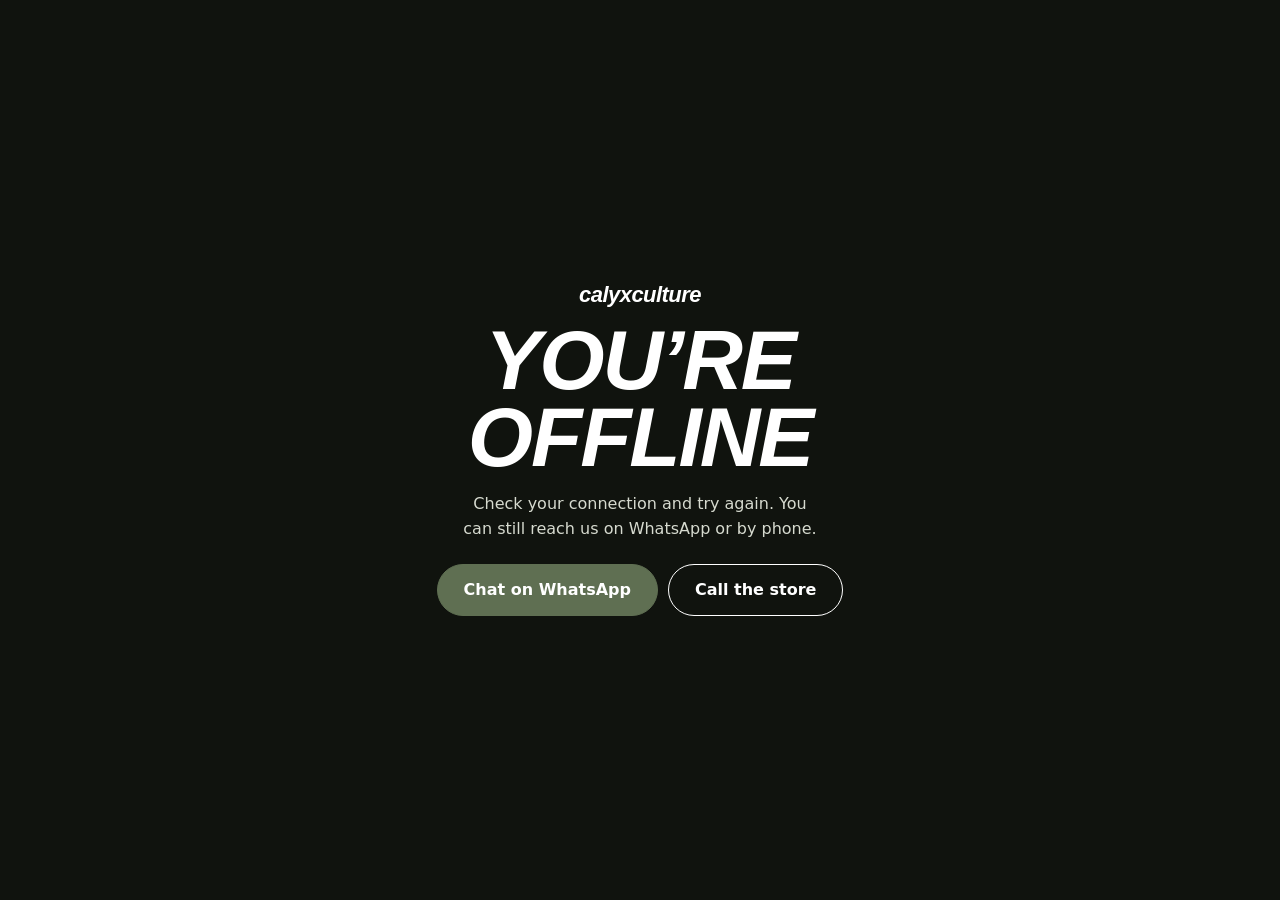
<file: calyx-culture-github-ready (1)/calyx-culture/site/offline.html>
<!doctype html><html lang="en-IN"><head><meta charset="utf-8"><meta name="viewport" content="width=device-width,initial-scale=1,viewport-fit=cover"><meta name="robots" content="noindex"><meta name="theme-color" content="#10130e"><link rel="icon" type="image/png" href="/icon-192.png"><title>Offline | calyxculture</title><style>
*{box-sizing:border-box;margin:0}
body{min-height:100vh;display:grid;place-content:center;justify-items:center;text-align:center;gap:16px;padding:28px 20px;font:16px/1.55 Inter,system-ui,sans-serif;background:#10130e;color:#fff}
.wm{font:900 italic 22px/1 Archivo,"Arial Black",Impact,sans-serif;font-stretch:125%;letter-spacing:-.025em;text-transform:lowercase;color:#fff;text-decoration:none}
h1{font:900 italic clamp(40px,12vw,84px)/.92 Archivo,"Arial Black",Impact,sans-serif;font-stretch:125%;letter-spacing:-.025em;text-transform:uppercase;max-width:14ch}
p{max-width:36ch;color:#d6dacf}
.row{display:flex;gap:10px;flex-wrap:wrap;justify-content:center;margin-top:6px}
a.b{display:inline-flex;align-items:center;min-height:52px;padding:0 26px;border-radius:999px;border:1.5px solid #fff;color:#fff;text-decoration:none;font-weight:600}
a.b.p{background:#5F6F52;border-color:#5F6F52}
a.b:focus-visible{outline:3px solid #fff;outline-offset:2px}
</style></head><body><a class="wm" href="/">calyxculture</a><h1>You’re offline</h1><p>Check your connection and try again. You can still reach us on WhatsApp or by phone.</p><div class="row"><a class="b p" href="https://wa.me/918899190631">Chat on WhatsApp</a><a class="b" href="tel:+918899190631">Call the store</a></div></body></html>
</file>
